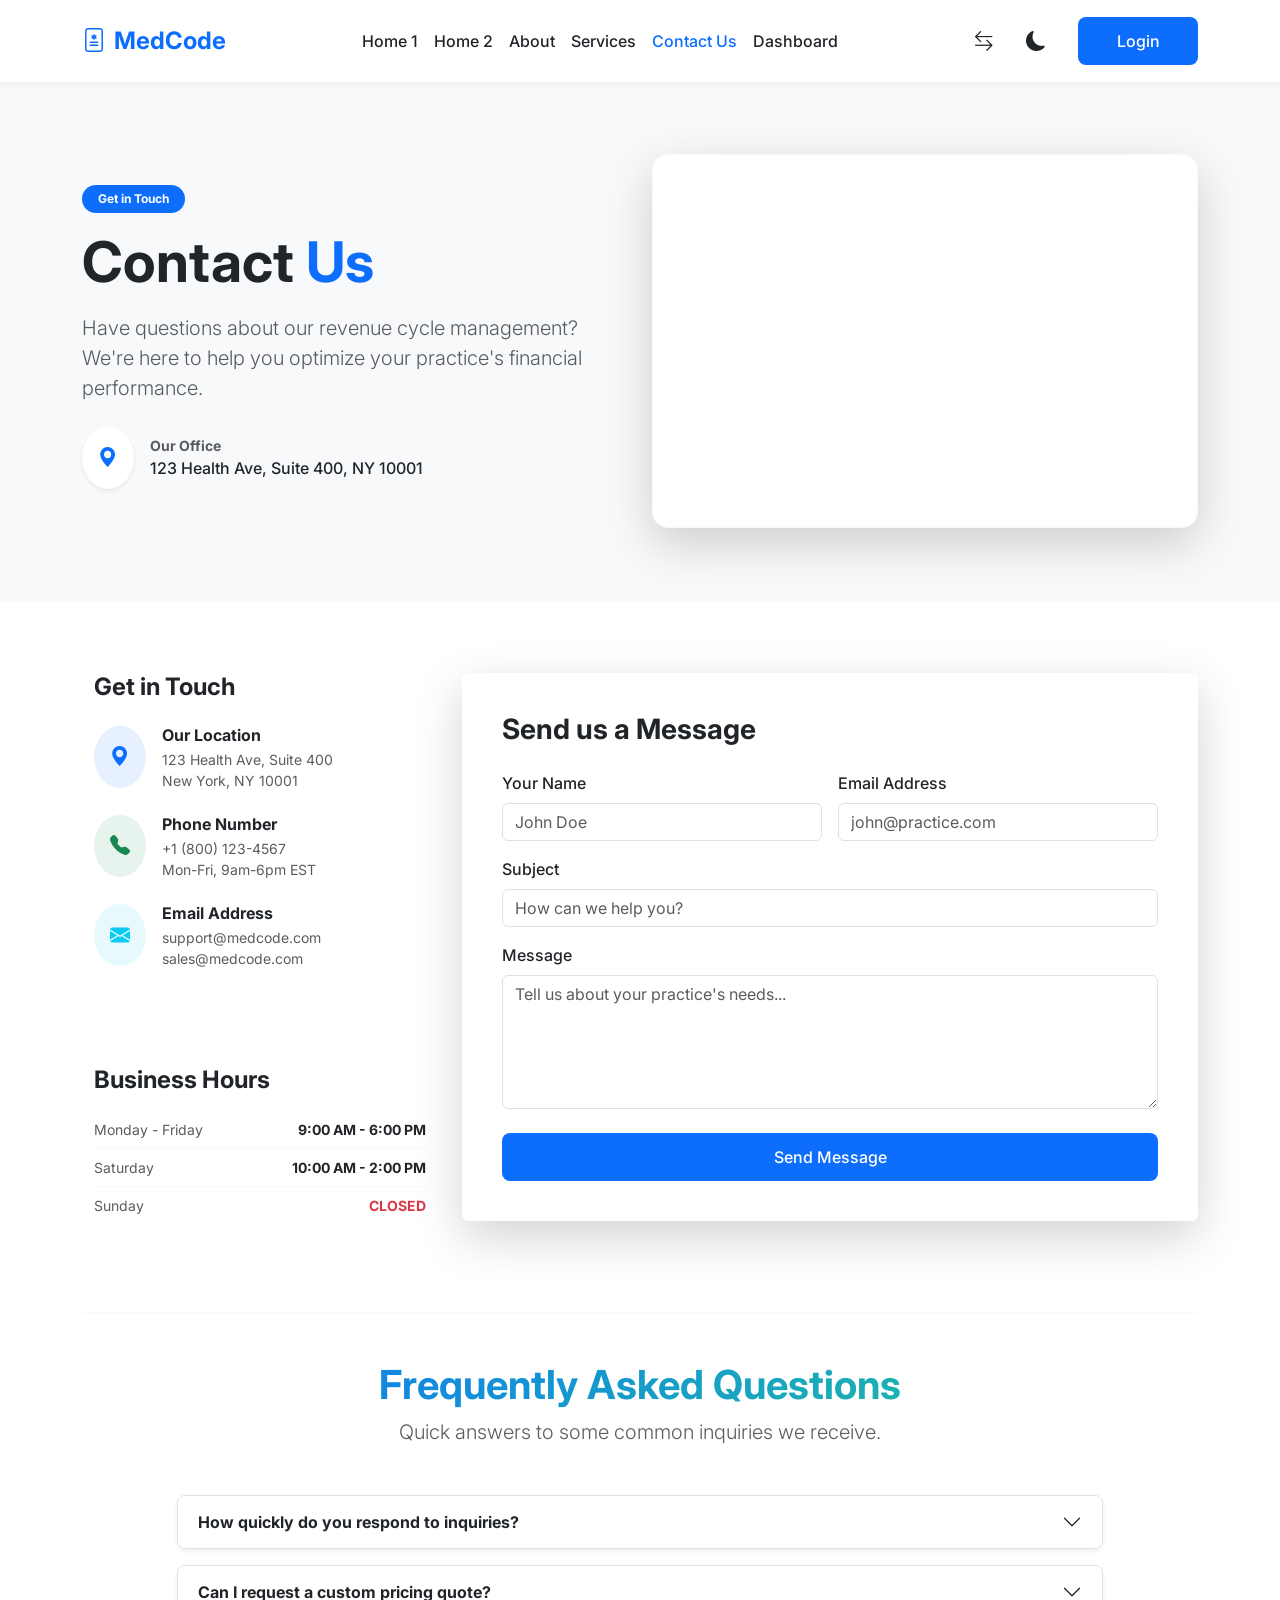
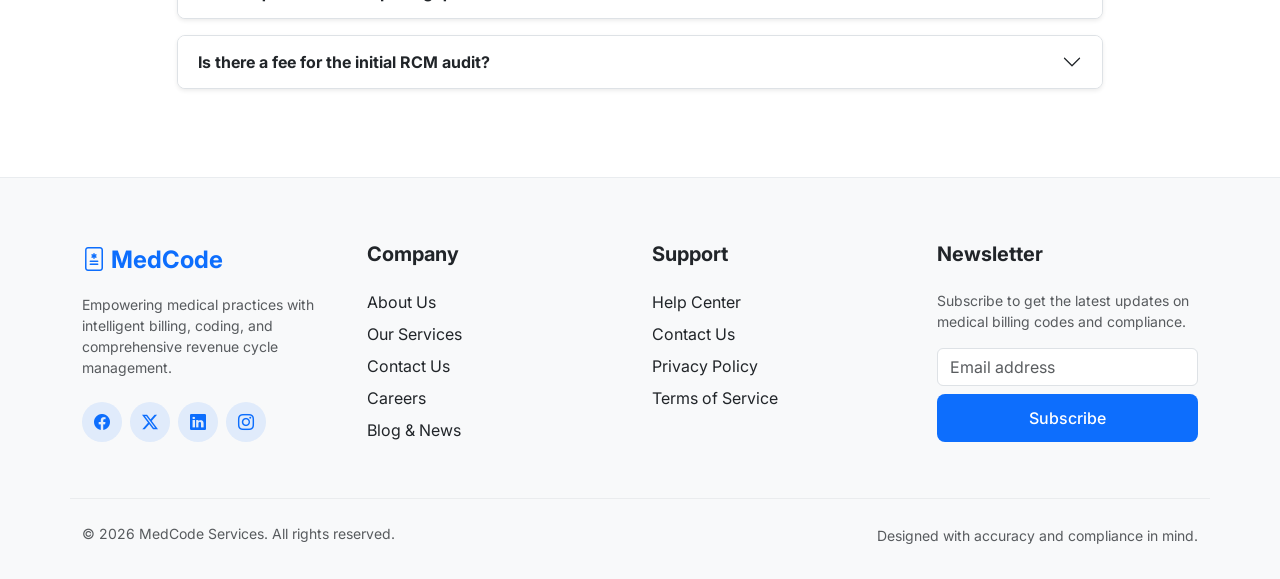
<file: contact.html>
<!DOCTYPE html>
<html lang="en" dir="ltr" data-bs-theme="light">
<head>
  <meta charset="UTF-8">
  <meta name="viewport" content="width=device-width, initial-scale=1.0">
  <title>Contact Us - MedCode | Medical Billing</title>
  <meta name="description" content="Get in touch with MedCode for your medical billing, coding, and credentialing needs.">
  
  <link rel="preconnect" href="https://fonts.googleapis.com">
  <link rel="preconnect" href="https://fonts.gstatic.com" crossorigin>
  <link href="https://fonts.googleapis.com/css2?family=Inter:wght@300;400;500;600;700;800&display=swap" rel="stylesheet">
  
  <link href="https://cdn.jsdelivr.net/npm/bootstrap@5.3.2/dist/css/bootstrap.min.css" rel="stylesheet">
  <link rel="stylesheet" href="https://cdn.jsdelivr.net/npm/bootstrap-icons@1.11.1/font/bootstrap-icons.css">
  <link rel="stylesheet" href="assets/css/index.css">
  
  <!-- Favicon -->
  <link rel="icon" type="image/svg+xml" href="assets/images/favicon.svg">
  <link href="https://unpkg.com/aos@2.3.1/dist/aos.css" rel="stylesheet">
</head>
<body>

  <!-- Header / Navbar -->
  <nav class="navbar navbar-expand-lg sticky-top glass-card">
    <div class="container">
      <a class="navbar-brand" href="index.html">
        <i class="bi bi-file-medical text-primary-custom"></i>
        <span>MedCode</span>
      </a>

      <!-- Mobile Toggle -->
      <button class="navbar-toggler border-0 shadow-none" type="button" data-bs-toggle="collapse" data-bs-target="#navbarCollapse" aria-controls="navbarCollapse" aria-expanded="false" aria-label="Toggle navigation">
        <span class="navbar-toggler-icon"></span>
      </button>

      <!-- Desktop & Mobile Menu -->
      <div class="collapse navbar-collapse" id="navbarCollapse">
        <ul class="navbar-nav mx-auto mb-2 mb-lg-0 pe-3 py-3 py-lg-0">
          <li class="nav-item"><a class="nav-link" href="index.html">Home 1</a></li>
          <li class="nav-item"><a class="nav-link" href="home2.html">Home 2</a></li>
          <li class="nav-item"><a class="nav-link" href="about.html">About</a></li>
          <li class="nav-item"><a class="nav-link" href="services.html">Services</a></li>
          <li class="nav-item"><a class="nav-link active" aria-current="page" href="contact.html">Contact Us</a></li>
          <li class="nav-item"><a class="nav-link" href="dashboard.html">Dashboard</a></li>
        </ul>

        <div class="d-flex flex-column flex-lg-row align-items-stretch align-items-lg-center gap-3 pb-3 pb-lg-0 mt-3 mt-lg-0">
          <!-- RTL Toggle -->
          <button id="rtl-toggle" class="btn btn-link nav-link px-0 me-lg-3 text-start" aria-label="Toggle RTL">
            <i class="bi bi-arrow-left-right fs-5"></i>
          </button>
          <!-- Theme Toggle -->
          <button id="theme-toggle" class="btn btn-link nav-link px-0 me-lg-3 text-start" aria-label="Toggle theme">
            <i id="theme-icon" class="bi bi-moon-fill fs-5"></i>
          </button>
          <a href="login.html" class="btn btn-primary-custom w-100 w-lg-auto text-center" style="min-width: 120px;">Login</a>
        </div>
      </div>
    </div>
  </nav>


  <!-- Page Header / Hero with Map -->
  <section class="py-5 bg-tertiary-custom border-bottom border-light position-relative overflow-hidden">
    <div class="container py-4 position-relative" style="z-index: 2;">
      <div class="row align-items-center gy-5">
        <div class="col-lg-6">
          <span class="badge bg-primary-custom mb-3 px-3 py-2 rounded-pill">Get in Touch</span>
          <h1 data-aos="fade-down" class="fw-bold display-4 mb-3">Contact <span class="text-primary-custom">Us</span></h1>
          <p class="lead text-muted mb-4">Have questions about our revenue cycle management? We're here to help you optimize your practice's financial performance.</p>
          <div class="d-flex align-items-center gap-3 mb-2" data-aos="fade-up">
            <div class="bg-white rounded-circle shadow-sm p-3 text-primary-custom">
              <i class="bi bi-geo-alt-fill fs-5"></i>
            </div>
            <div>
              <p class="text-muted small fw-bold mb-0">Our Office</p>
              <span class="fw-medium">123 Health Ave, Suite 400, NY 10001</span>
            </div>
          </div>
        </div>
        <div class="col-lg-6">
          <div data-aos="fade-left" class="map-container rounded-4 shadow-lg border border-light overflow-hidden bg-white p-2">
            <iframe 
              src="https://www.google.com/maps/embed?pb=!1m18!1m12!1m3!1d193595.2528082187!2d-74.1197637392!3d40.6976637487!2m3!1f0!2f0!3f0!3m2!1i1024!2i768!4f13.1!3m3!1m2!1s0x89c24fa5d33f083b%3A0xc80b8f06e177fe62!2sNew%20York%2C%20NY%2C%20USA!5e0!3m2!1sen!2sin!4v1711194511000!5m2!1sen!2sin" 
              width="100%" height="350" style="border:0;" allowfullscreen="" loading="lazy" referrerpolicy="no-referrer-when-downgrade" class="rounded-3">
            </iframe>
          </div>
        </div>
      </div>
    </div>
  </section>

  <!-- Contact Section -->
  <section class="py-5 my-4">
    <div class="container">
      <div class="row gy-5">
        
        <!-- Contact Details -->
        <div class="col-lg-4 px-lg-4">
          <div class="mb-5">
            <h4 class="fw-bold mb-4">Get in Touch</h4>
            <div class="d-flex align-items-start mb-4">
              <div class="bg-primary bg-opacity-10 text-primary-custom p-3 rounded-circle me-3">
                <i class="bi bi-geo-alt-fill fs-5"></i>
              </div>
              <div>
                <h6 class="fw-bold mb-1">Our Location</h6>
                <p class="text-muted mb-0 small">123 Health Ave, Suite 400<br>New York, NY 10001</p>
              </div>
            </div>
            
            <div class="d-flex align-items-start mb-4">
              <div class="bg-success bg-opacity-10 text-success p-3 rounded-circle me-3">
                <i class="bi bi-telephone-fill fs-5"></i>
              </div>
              <div>
                <h6 class="fw-bold mb-1">Phone Number</h6>
                <p class="text-muted mb-0 small">+1 (800) 123-4567<br>Mon-Fri, 9am-6pm EST</p>
              </div>
            </div>
            
            <div class="d-flex align-items-start mb-5">
              <div class="bg-info bg-opacity-10 text-info p-3 rounded-circle me-3">
                <i class="bi bi-envelope-fill fs-5"></i>
              </div>
              <div>
                <h6 class="fw-bold mb-1">Email Address</h6>
                <p class="text-muted mb-0 small">support@medcode.com<br>sales@medcode.com</p>
              </div>
            </div>

            <hr class="my-5 border-light">

            <div class="mb-5">
              <h4 class="fw-bold mb-4">Business Hours</h4>
              <ul class="list-unstyled">
                <li class="d-flex justify-content-between mb-2 border-bottom border-light pb-2">
                  <span class="text-muted small">Monday - Friday</span>
                  <span class="fw-bold small">9:00 AM - 6:00 PM</span>
                </li>
                <li class="d-flex justify-content-between mb-2 border-bottom border-light pb-2">
                  <span class="text-muted small">Saturday</span>
                  <span class="fw-bold small">10:00 AM - 2:00 PM</span>
                </li>
                <li class="d-flex justify-content-between">
                  <span class="text-muted small">Sunday</span>
                  <span class="text-danger fw-bold small text-uppercase">Closed</span>
                </li>
              </ul>
            </div>
          </div>
        </div>

        <!-- Contact Form -->
        <div class="col-lg-8">
          <div class="card feature-card border-0 shadow-lg p-3 p-md-4">
            <div class="card-body">
              <h3 data-aos="fade-up" class="fw-bold mb-4">Send us a Message</h3>
              <form action="#" method="get">
                <div class="row g-3 mb-3">
                  <div class="col-md-6">
                    <label for="name" class="form-label fw-medium">Your Name</label>
                    <input type="text" class="form-control" id="name" placeholder="John Doe" required>
                  </div>
                  <div class="col-md-6">
                    <label for="email" class="form-label fw-medium">Email Address</label>
                    <input type="email" class="form-control" id="email" placeholder="john@practice.com" required>
                  </div>
                </div>
                
                <div class="mb-3">
                  <label for="subject" class="form-label fw-medium">Subject</label>
                  <input type="text" class="form-control" id="subject" placeholder="How can we help you?" required>
                </div>
                
                <div class="mb-4">
                  <label for="message" class="form-label fw-medium">Message</label>
                  <textarea class="form-control" id="message" rows="5" placeholder="Tell us about your practice's needs..." required></textarea>
                </div>
                
                <button type="submit" class="btn btn-primary-custom w-100">Send Message</button>
              </form>
            </div>
          </div>
        </div>

      </div>

      <!-- FAQ Section for Contact Page -->
      <div class="mt-5 pt-5 border-top border-light">
        <div class="text-center mb-5">
          <h2 data-aos="fade-up" class="fw-bold fs-1 text-gradient">Frequently Asked <span class="text-secondary-custom">Questions</span></h2>
          <p class="text-muted lead">Quick answers to some common inquiries we receive.</p>
        </div>
        <div class="row justify-content-center">
          <div class="col-lg-10">
            <div class="accordion accordion-flush" id="contactFAQ">
              <div class="accordion-item border rounded-3 mb-3 shadow-sm overflow-hidden">
                <h2 class="accordion-header">
                  <button class="accordion-button collapsed fw-bold py-3" type="button" data-bs-toggle="collapse" data-bs-target="#cfaq1">
                    How quickly do you respond to inquiries?
                  </button>
                </h2>
                <div id="cfaq1" class="accordion-collapse collapse" data-bs-parent="#contactFAQ">
                  <div class="accordion-body text-muted small">
                    Our team typically responds to all inquiries within 2 to 4 business hours. For urgent technical support, please use the dedicated support number in our client portal.
                  </div>
                </div>
              </div>
              <div class="accordion-item border rounded-3 mb-3 shadow-sm overflow-hidden">
                <h2 class="accordion-header">
                  <button class="accordion-button collapsed fw-bold py-3" type="button" data-bs-toggle="collapse" data-bs-target="#cfaq2">
                    Can I request a custom pricing quote?
                  </button>
                </h2>
                <div id="cfaq2" class="accordion-collapse collapse" data-bs-parent="#contactFAQ">
                  <div class="accordion-body text-muted small">
                    Absolutely. If you have a large practice or multiple locations, please mention this in your message. Our sales team will reach out to schedule a custom strategy session and provide a tailored quote.
                  </div>
                </div>
              </div>
              <div class="accordion-item border rounded-3 mb-3 shadow-sm overflow-hidden">
                <h2 class="accordion-header">
                  <button class="accordion-button collapsed fw-bold py-3" type="button" data-bs-toggle="collapse" data-bs-target="#cfaq3">
                    Is there a fee for the initial RCM audit?
                  </button>
                </h2>
                <div id="cfaq3" class="accordion-collapse collapse" data-bs-parent="#contactFAQ">
                  <div class="accordion-body text-muted small">
                    No, we provide a comprehensive Revenue Cycle Management audit completely free of charge and with no obligation for all healthcare providers.
                  </div>
                </div>
              </div>
            </div>
          </div>
        </div>
      </div>
    </div>
  </section>

  <!-- Footer -->
  <footer class="footer">
    <div class="container">
      <div class="row gy-4">
        <div class="col-lg-3 col-md-6">
          <a class="navbar-brand mb-3 d-inline-block" href="index.html">
            <i class="bi bi-file-medical text-primary-custom"></i>
            <span class="fs-4">MedCode</span>
          </a>
          <p class="text-muted mb-4 small">Empowering medical practices with intelligent billing, coding, and comprehensive revenue cycle management.</p>
          <div class="d-flex">
            <a href="#" class="social-icon" aria-label="Facebook"><i class="bi bi-facebook"></i></a>
            <a href="#" class="social-icon" aria-label="Twitter"><i class="bi bi-twitter-x"></i></a>
            <a href="#" class="social-icon" aria-label="LinkedIn"><i class="bi bi-linkedin"></i></a>
            <a href="#" class="social-icon" aria-label="Instagram"><i class="bi bi-instagram"></i></a>
          </div>
        </div>
        <div class="col-lg-3 col-md-6">
          <h5 class="fw-bold mb-4">Company</h5>
          <a href="about.html" class="footer-link">About Us</a>
          <a href="services.html" class="footer-link">Our Services</a>
          <a href="contact.html" class="footer-link">Contact Us</a>
          <a href="#" class="footer-link">Careers</a>
          <a href="#" class="footer-link">Blog & News</a>
        </div>
        <div class="col-lg-3 col-md-6">
          <h5 class="fw-bold mb-4">Support</h5>
          <a href="#" class="footer-link">Help Center</a>
          <a href="#" class="footer-link">Contact Us</a>
          <a href="#" class="footer-link">Privacy Policy</a>
          <a href="#" class="footer-link">Terms of Service</a>
        </div>
        <div class="col-lg-3 col-md-6">
          <h5 class="fw-bold mb-4">Newsletter</h5>
          <p class="text-muted small mb-3">Subscribe to get the latest updates on medical billing codes and compliance.</p>
          <form class="d-flex flex-column gap-2">
            <input type="email" class="form-control" placeholder="Email address" required>
            <button type="submit" class="btn btn-primary-custom">Subscribe</button>
          </form>
        </div>
      </div>
      <div class="row mt-5 pt-4 border-top border-secondary border-opacity-10 text-center text-md-start">
        <div class="col-md-6">
          <p class="text-muted small mb-0">&copy; 2026 MedCode Services. All rights reserved.</p>
        </div>
        <div class="col-md-6 text-md-end mt-2 mt-md-0">
          <span class="text-muted small">Designed with accuracy and compliance in mind.</span>
        </div>
      </div>
    </div>
  </footer>

  <button id="back-to-top" aria-label="Back to top">
    <i class="bi bi-arrow-up"></i>
  </button>

  <script src="https://cdn.jsdelivr.net/npm/bootstrap@5.3.2/dist/js/bootstrap.bundle.min.js"></script>
  <script src="assets/js/main.js"></script>
  <script src="https://unpkg.com/aos@2.3.1/dist/aos.js"></script>
  <script>AOS.init({ duration: 800, once: true });</script>
</body>
</html>
</file>
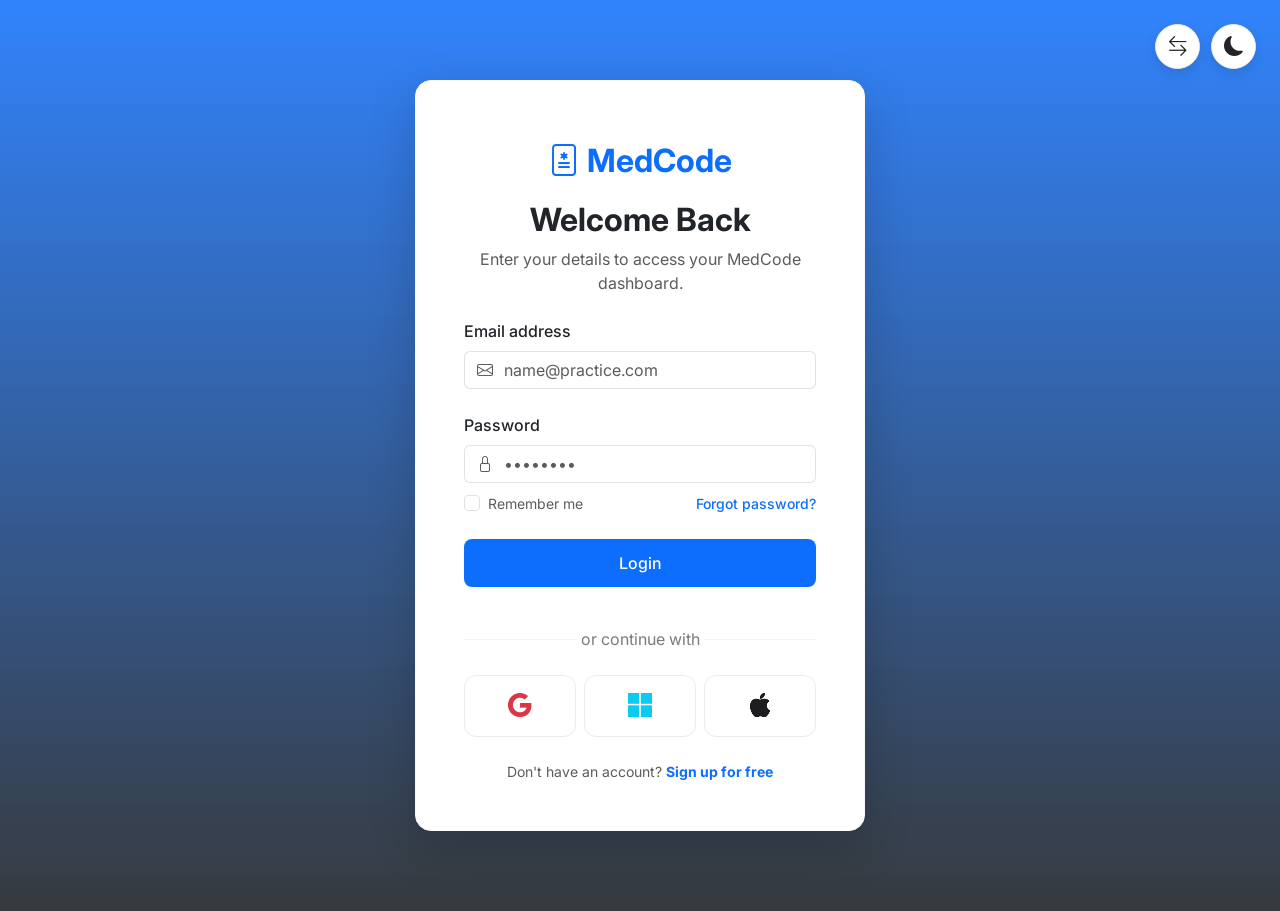
<file: login.html>
<!DOCTYPE html>
<html lang="en" dir="ltr" data-bs-theme="light">

<head>
  <meta charset="UTF-8">
  <meta name="viewport" content="width=device-width, initial-scale=1.0">
  <title>Login - MedCode | Medical Billing</title>

  <!-- Google Fonts: Inter -->
  <link rel="preconnect" href="https://fonts.googleapis.com">
  <link rel="preconnect" href="https://fonts.gstatic.com" crossorigin>
  <link href="https://fonts.googleapis.com/css2?family=Inter:wght@300;400;500;600;700;800&display=swap"
    rel="stylesheet">

  <!-- Bootstrap 5 CSS -->
  <link href="https://cdn.jsdelivr.net/npm/bootstrap@5.3.2/dist/css/bootstrap.min.css" rel="stylesheet">

  <!-- Bootstrap Icons -->
  <link rel="stylesheet" href="https://cdn.jsdelivr.net/npm/bootstrap-icons@1.11.1/font/bootstrap-icons.css">

  <!-- Custom CSS -->
  <link rel="stylesheet" href="assets/css/index.css">

  <!-- Favicon -->
  <link rel="icon" type="image/svg+xml" href="assets/images/favicon.svg">
  <link href="https://unpkg.com/aos@2.3.1/dist/aos.css" rel="stylesheet">
</head>

<body>



  <!-- Login Section -->
  <section class="auth-wrapper"
    style="min-height: 100vh; background: linear-gradient(rgba(13, 110, 253, 0.85), rgba(33, 37, 41, 0.9)), url('https://images.unsplash.com/photo-1576091160399-112ba8d25d1d?auto=format&fit=crop&w=1920&q=80') no-repeat center center / cover;">
    <!-- RTL Toggle -->
    <button id="rtl-toggle" class="dir-toggle-auth" aria-label="Toggle RTL">
      <i class="bi bi-arrow-left-right"></i>
    </button>
    <!-- Theme Toggle -->
    <button id="theme-toggle" class="theme-toggle-auth" aria-label="Toggle theme">
      <i id="theme-icon" class="bi bi-moon-fill"></i>
    </button>

    <div class="container py-5 d-flex justify-content-center">
      <div class="bg-bg-color rounded-4 shadow-lg border border-light p-4 p-md-5 w-100 position-relative z-1"
        style="max-width: 450px; background-color: var(--card-bg);">

        <div class="text-center mb-4 mt-2">
          <a class="navbar-brand d-inline-block mb-3" href="index.html" style="font-size: 2rem;">
            <i class="bi bi-file-medical text-primary-custom"></i>
            <span class="fw-bold text-primary-custom">MedCode</span>
          </a>
          <h2 class="fw-bold mb-2">Welcome Back</h2>
          <p class="text-muted">Enter your details to access your MedCode dashboard.</p>
        </div>

        <form action="dashboard.html" method="get">
          <div class="mb-4">
            <label for="email" class="form-label fw-medium">Email address</label>
            <div class="input-group">
              <span class="input-group-text bg-transparent border-end-0 text-muted"><i
                  class="bi bi-envelope"></i></span>
              <input type="email" class="form-control border-start-0 ps-0" id="email" placeholder="name@practice.com"
                required>
            </div>
          </div>

          <div class="mb-4">
            <label for="password" class="form-label fw-medium">Password</label>
            <div class="input-group mb-2">
              <span class="input-group-text bg-transparent border-end-0 text-muted"><i class="bi bi-lock"></i></span>
              <input type="password" class="form-control border-start-0 ps-0" id="password" placeholder="••••••••"
                required>
            </div>
            <div class="d-flex justify-content-between align-items-center flex-nowrap">
              <div class="form-check mb-0">
                <input type="checkbox" class="form-check-input" id="rememberMe">
                <label class="form-check-label text-muted small" for="rememberMe">Remember me</label>
              </div>
              <a href="#" class="text-primary-custom text-decoration-none small fw-medium text-nowrap">Forgot
                password?</a>
            </div>
          </div>

          <button type="submit" class="btn btn-primary-custom w-100 mb-3">Login</button>
        </form>

        <div class="divider">or continue with</div>

        <div class="row row-cols-3 g-2 mb-4">
          <div class="col">
            <a href="#" class="social-login-btn w-100 h-100" aria-label="Login with Google">
              <i class="bi bi-google text-danger fs-4"></i>
            </a>
          </div>
          <div class="col">
            <a href="#" class="social-login-btn w-100 h-100" aria-label="Login with Microsoft">
              <i class="bi bi-microsoft text-info fs-4"></i>
            </a>
          </div>
          <div class="col">
            <a href="#" class="social-login-btn w-100 h-100" aria-label="Login with Apple">
              <i class="bi bi-apple fs-4"></i>
            </a>
          </div>
        </div>

        <p class="text-center text-muted small mb-0">
          Don't have an account? <a href="signup.html" class="text-primary-custom fw-bold text-decoration-none">Sign up
            for free</a>
        </p>
      </div>
    </div>
  </section>

  <!-- Bootstrap 5 JS Bundle -->
  <script src="https://cdn.jsdelivr.net/npm/bootstrap@5.3.2/dist/js/bootstrap.bundle.min.js"></script>
  <!-- Custom JS -->
  <script src="assets/js/main.js"></script>
  <script src="https://unpkg.com/aos@2.3.1/dist/aos.js"></script>
  <script>AOS.init({ duration: 800, once: true });</script>
</body>

</html>
</file>
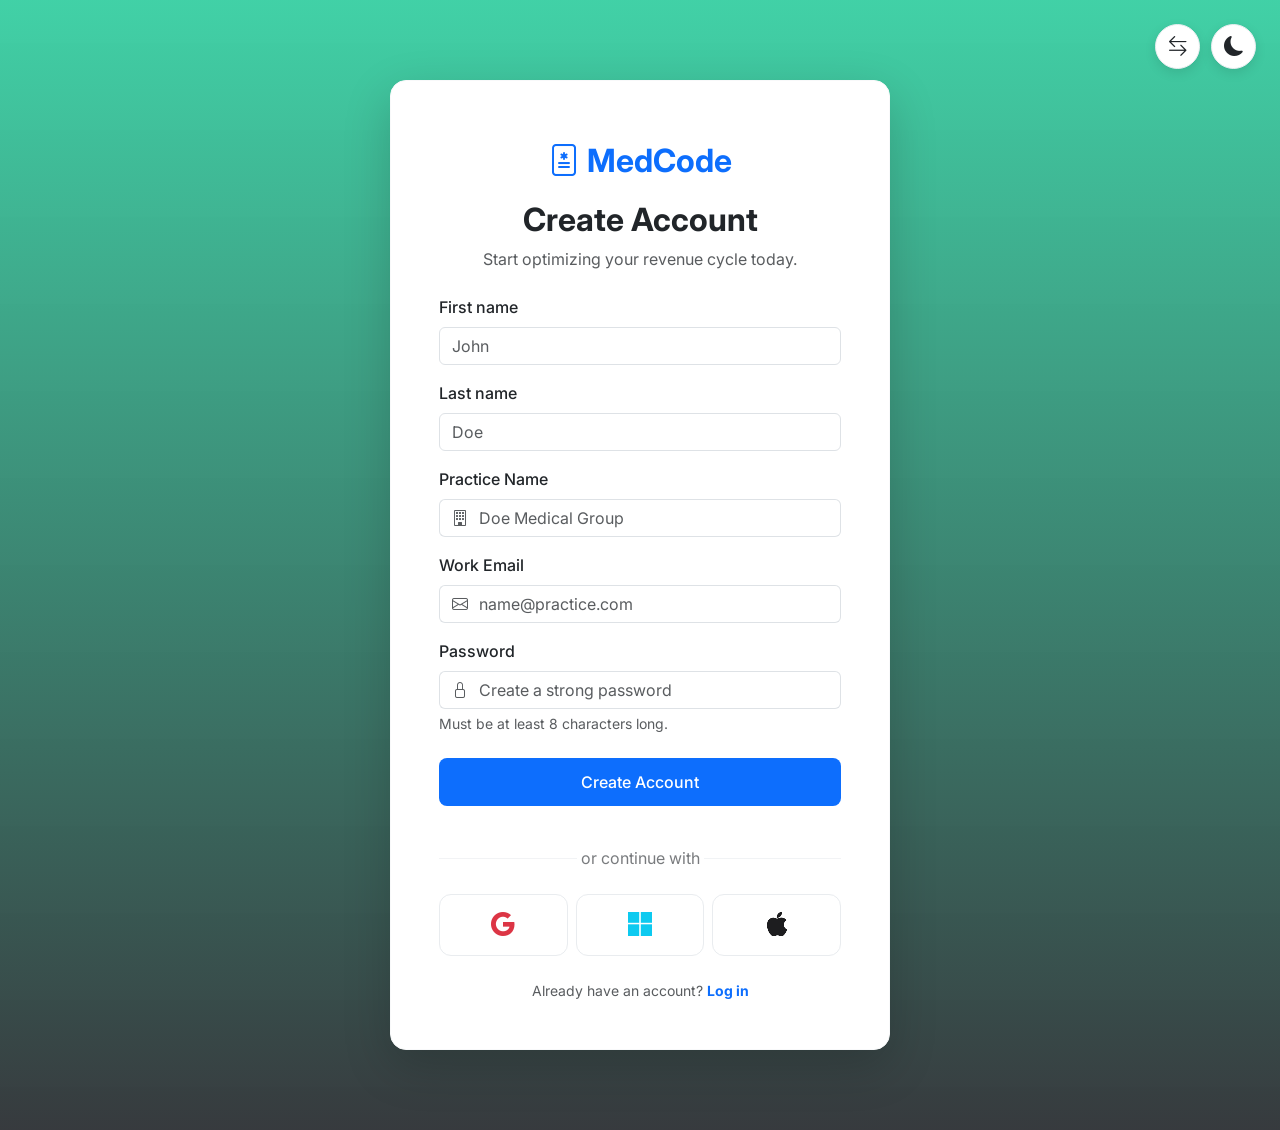
<file: signup.html>
<!DOCTYPE html>
<html lang="en" dir="ltr" data-bs-theme="light">
<head>
  <meta charset="UTF-8">
  <meta name="viewport" content="width=device-width, initial-scale=1.0">
  <title>Sign Up - MedCode | Medical Billing</title>
  
  <!-- Google Fonts: Inter -->
  <link rel="preconnect" href="https://fonts.googleapis.com">
  <link rel="preconnect" href="https://fonts.gstatic.com" crossorigin>
  <link href="https://fonts.googleapis.com/css2?family=Inter:wght@300;400;500;600;700;800&display=swap" rel="stylesheet">
  
  <!-- Bootstrap 5 CSS -->
  <link href="https://cdn.jsdelivr.net/npm/bootstrap@5.3.2/dist/css/bootstrap.min.css" rel="stylesheet">
  
  <!-- Bootstrap Icons -->
  <link rel="stylesheet" href="https://cdn.jsdelivr.net/npm/bootstrap-icons@1.11.1/font/bootstrap-icons.css">
  
  <!-- Custom CSS -->
  <link rel="stylesheet" href="assets/css/index.css">
  
  <!-- Favicon -->
  <link rel="icon" type="image/svg+xml" href="assets/images/favicon.svg">
  <link href="https://unpkg.com/aos@2.3.1/dist/aos.css" rel="stylesheet">
</head>
<body>



  <!-- Signup Section -->
  <section class="auth-wrapper position-relative" style="background: linear-gradient(rgba(32, 201, 151, 0.85), rgba(33, 37, 41, 0.9)), url('https://images.unsplash.com/photo-1551076805-e1869033e561?auto=format&fit=crop&w=1920&q=80') no-repeat center center / cover;">
    <!-- RTL Toggle -->
    <button id="rtl-toggle" class="dir-toggle-auth" aria-label="Toggle RTL">
      <i class="bi bi-arrow-left-right"></i>
    </button>
    <!-- Theme Toggle -->
    <button id="theme-toggle" class="theme-toggle-auth" aria-label="Toggle theme">
      <i id="theme-icon" class="bi bi-moon-fill"></i>
    </button>

    <div class="container py-5 d-flex justify-content-center">
      <div data-aos="zoom-in" class="bg-card rounded-4 shadow-lg border border-light p-4 p-md-5 w-100 position-relative z-1" style="max-width: 500px; background-color: var(--card-bg);">

        <div class="text-center mb-4 mt-2">
          <a class="navbar-brand d-inline-block mb-3" href="index.html" style="font-size: 2rem;">
            <i class="bi bi-file-medical text-primary-custom"></i>
            <span class="fw-bold text-primary-custom">MedCode</span>
          </a>
          <h2 class="fw-bold mb-2">Create Account</h2>
          <p class="text-muted">Start optimizing your revenue cycle today.</p>
        </div>
            
            <form action="dashboard.html" method="get">
              <div class="mb-3">
                <label for="firstName" class="form-label fw-medium">First name</label>
                <input type="text" class="form-control" id="firstName" placeholder="John" required>
              </div>
              <div class="mb-3">
                <label for="lastName" class="form-label fw-medium">Last name</label>
                <input type="text" class="form-control" id="lastName" placeholder="Doe" required>
              </div>
              
              <div class="mb-3">
                <label for="practiceName" class="form-label fw-medium">Practice Name</label>
                <div class="input-group">
                  <span class="input-group-text bg-transparent border-end-0 text-muted"><i class="bi bi-building"></i></span>
                  <input type="text" class="form-control border-start-0 ps-0" id="practiceName" placeholder="Doe Medical Group" required>
                </div>
              </div>
              
              <div class="mb-3">
                <label for="email" class="form-label fw-medium">Work Email</label>
                <div class="input-group">
                  <span class="input-group-text bg-transparent border-end-0 text-muted"><i class="bi bi-envelope"></i></span>
                  <input type="email" class="form-control border-start-0 ps-0" id="email" placeholder="name@practice.com" required>
                </div>
              </div>
              
              <div class="mb-4">
                <label for="password" class="form-label fw-medium">Password</label>
                <div class="input-group">
                  <span class="input-group-text bg-transparent border-end-0 text-muted"><i class="bi bi-lock"></i></span>
                  <input type="password" class="form-control border-start-0 ps-0" id="password" placeholder="Create a strong password" required>
                </div>
                <div class="form-text small">Must be at least 8 characters long.</div>
              </div>
              
              <button type="submit" class="btn btn-primary-custom w-100 mb-3">Create Account</button>
            </form>
            
            <div class="divider">or continue with</div>
            
            <div class="row row-cols-3 g-2 mb-4">
              <div class="col">
                <a href="#" class="social-login-btn w-100 h-100" aria-label="Login with Google">
                  <i class="bi bi-google text-danger fs-4"></i>
                </a>
              </div>
              <div class="col">
                <a href="#" class="social-login-btn w-100 h-100" aria-label="Login with Microsoft">
                  <i class="bi bi-microsoft text-info fs-4"></i>
                </a>
              </div>
              <div class="col">
                <a href="#" class="social-login-btn w-100 h-100" aria-label="Login with Apple">
                  <i class="bi bi-apple fs-4"></i>
                </a>
              </div>
            </div>
            
            <p class="text-center text-muted small mb-0">
              Already have an account? <a href="login.html" class="text-primary-custom fw-bold text-decoration-none">Log in</a>
            </p>
      </div>
    </div>
  </section>

  <!-- Bootstrap 5 JS Bundle -->
  <script src="https://cdn.jsdelivr.net/npm/bootstrap@5.3.2/dist/js/bootstrap.bundle.min.js"></script>
  <!-- Custom JS -->
  <script src="assets/js/main.js"></script>
  <script src="https://unpkg.com/aos@2.3.1/dist/aos.js"></script>
  <script>AOS.init({ duration: 800, once: true });</script>
</body>
</html>
</file>
<file: assets/css/index.css>
:root {
  --primary-color: #0d6efd; /* Medical Blue */
  --primary-hover: #0a58ca;
  --secondary-color: #20c997; /* Growth Teal */
  --secondary-hover: #1aa179;
  --tertiary-color: #f8f9fa; /* Background */
  --text-dark: #212529;
  --text-light: #f8f9fa;
  --bg-color: #ffffff;
  --card-bg: #ffffff;
  --border-color: #e9ecef;
}

[data-bs-theme="dark"] {
  --primary-color: #3d8bfd;
  --primary-hover: #0d6efd;
  --secondary-color: #20c997;
  --secondary-hover: #1aa179;
  --tertiary-color: #2b3035; /* Dark Card Background */
  --text-dark: #f8f9fa;
  --text-light: #212529;
  --bg-color: #212529; /* Dark Background */
  --card-bg: #2b3035;
  --border-color: #495057;
}

body {
  font-family: 'Inter', system-ui, -apple-system, sans-serif;
  background-color: var(--bg-color);
  color: var(--text-dark);
  transition: background-color 0.3s ease, color 0.3s ease;
  overflow-x: hidden;
}

/* Custom Utilities */
.text-primary-custom { color: var(--primary-color) !important; }
.text-secondary-custom { color: var(--secondary-color) !important; }
.bg-primary-custom { background-color: var(--primary-color) !important; color: white !important; }
.bg-secondary-custom { background-color: var(--secondary-color) !important; color: white !important; }
.bg-tertiary-custom { background-color: var(--tertiary-color) !important; }

/* Buttons */
.btn-primary-custom {
  background-color: var(--primary-color);
  color: white;
  border: none;
  padding: 0.75rem 1.5rem;
  border-radius: 0.5rem;
  font-weight: 500;
  transition: all 0.3s ease;
}
.btn-primary-custom:hover {
  background-color: var(--primary-hover);
  color: white;
  transform: translateY(-2px);
  box-shadow: 0 4px 12px rgba(13, 110, 253, 0.2);
}

.btn-secondary-custom {
  background-color: var(--secondary-color);
  color: white;
  border: none;
  padding: 0.75rem 1.5rem;
  border-radius: 0.5rem;
  font-weight: 500;
  transition: all 0.3s ease;
}
.btn-secondary-custom:hover {
  background-color: var(--secondary-hover);
  color: white;
  transform: translateY(-2px);
  box-shadow: 0 4px 12px rgba(32, 201, 151, 0.2);
}

.btn-outline-custom {
  background-color: transparent;
  color: var(--primary-color);
  border: 2px solid var(--primary-color);
  padding: 0.75rem 1.5rem;
  border-radius: 0.5rem;
  font-weight: 500;
  transition: all 0.3s ease;
}
.btn-outline-custom:hover {
  background-color: var(--primary-color);
  color: white;
  transform: translateY(-2px);
}

/* Header & Navbar */
.navbar {
  background-color: var(--bg-color) !important;
  box-shadow: 0 2px 10px rgba(0,0,0,0.05);
  transition: all 0.3s ease;
  padding: 1rem 0;
}
[data-bs-theme="dark"] .navbar {
  box-shadow: 0 2px 10px rgba(0,0,0,0.2);
}
.navbar-brand {
  font-weight: 700;
  color: var(--primary-color) !important;
  font-size: 1.5rem;
  display: flex;
  align-items: center;
  gap: 0.5rem;
}
.nav-link {
  font-weight: 500;
  color: var(--text-dark) !important;
  transition: color 0.3s;
  white-space: nowrap;
}
.nav-link:hover, .nav-link.active {
  color: var(--primary-color) !important;
}

/* Offcanvas */
.offcanvas {
  background-color: var(--bg-color);
  color: var(--text-dark);
}
.offcanvas-header .btn-close {
  filter: var(--bs-btn-close-color);
}
[data-bs-theme="dark"] .offcanvas-header .btn-close {
  filter: invert(1) grayscale(100%) brightness(200%);
}

/* Footer */
.footer {
  background-color: var(--tertiary-color);
  padding: 4rem 0 2rem;
  border-top: 1px solid var(--border-color);
}
.footer-link {
  color: var(--text-dark);
  text-decoration: none;
  transition: color 0.3s;
  display: block;
  margin-bottom: 0.5rem;
}
.footer-link:hover {
  color: var(--primary-color);
}
.social-icon {
  display: inline-flex;
  align-items: center;
  justify-content: center;
  width: 40px;
  height: 40px;
  border-radius: 50%;
  background-color: rgba(13, 110, 253, 0.1);
  color: var(--primary-color);
  transition: all 0.3s ease;
  margin-right: 0.5rem;
  text-decoration: none;
}
.social-icon:hover {
  background-color: var(--primary-color);
  color: white;
  transform: translateY(-2px);
}

/* Cards */
.custom-card {
  background-color: var(--card-bg);
  border: 1px solid var(--border-color);
  border-radius: 1rem;
  padding: 2rem;
  height: 100%;
  transition: all 0.3s ease;
}
.custom-card:hover {
  transform: translateY(-5px);
  box-shadow: 0 10px 30px rgba(0,0,0,0.05);
  border-color: var(--primary-color);
}
[data-bs-theme="dark"] .custom-card:hover {
  box-shadow: 0 10px 30px rgba(0,0,0,0.2);
}

.icon-box {
  width: 72px;
  height: 72px;
  display: flex;
  align-items: center;
  justify-content: center;
  border-radius: 1.25rem;
  background-color: rgba(13, 110, 253, 0.08); /* Lighter blue for 2nd/3rd */
  margin-bottom: 1.5rem;
  transition: all 0.4s cubic-bezier(0.175, 0.885, 0.32, 1.275);
  overflow: hidden;
  position: relative;
}
.icon-box img {
  width: 100%;
  height: 100%;
  object-fit: cover;
  transition: transform 0.4s ease;
}
.icon-box i {
  font-size: 2rem;
  transition: all 0.4s ease;
}
.icon-box.bg-primary-custom {
  background-color: var(--primary-color) !important;
}
.icon-box.bg-primary-custom i {
  color: white !important;
}
[data-bs-theme="dark"] .icon-box {
  background-color: rgba(61, 139, 253, 0.1);
}

/* Hero Section */
.hero-section {
  padding: 6rem 0;
  background: linear-gradient(135deg, var(--tertiary-color) 0%, var(--bg-color) 100%);
}
[data-bs-theme="dark"] .hero-section {
  background: linear-gradient(135deg, #1e2227 0%, var(--bg-color) 100%);
}
.hero-title {
  font-size: clamp(2rem, 5vw, 3.5rem);
  font-weight: 800;
  line-height: 1.2;
  margin-bottom: 1.5rem;
}
.hero-subtitle {
  font-size: 1.25rem;
  color: var(--text-dark);
  opacity: 0.8;
  margin-bottom: 2rem;
}
.hero-img {
  max-width: 100%;
  border-radius: 1.5rem;
  box-shadow: 0 20px 40px rgba(0,0,0,0.1);
}
[data-bs-theme="dark"] .hero-img {
  box-shadow: 0 20px 40px rgba(0,0,0,0.3);
}

/* Data Section */
.data-card {
  text-align: center;
  padding: 2rem;
  border-right: 1px solid var(--border-color);
}
.data-card:last-child {
  border-right: none;
}
@media (max-width: 768px) {
  .data-card {
    border-right: none;
    border-bottom: 1px solid var(--border-color);
  }
  .data-card:last-child {
    border-bottom: none;
  }
}
.data-number {
  font-size: 3rem;
  font-weight: 800;
  color: var(--secondary-color);
  margin-bottom: 0.5rem;
}

/* Back to top */
#back-to-top {
  position: fixed;
  bottom: 20px;
  right: 20px;
  display: none;
  background-color: var(--primary-color);
  color: white;
  border: none;
  border-radius: 50%;
  width: 50px;
  height: 50px;
  font-size: 1.5rem;
  justify-content: center;
  align-items: center;
  z-index: 99;
  box-shadow: 0 4px 10px rgba(0,0,0,0.2);
  transition: all 0.3s ease;
}
#back-to-top:hover {
  background-color: var(--primary-hover);
  transform: translateY(-3px);
}

/* Auth Pages */
.auth-wrapper {
  min-height: 100vh;
  display: flex;
  align-items: center;
  padding: 2rem 0;
}
.auth-image {
  border-radius: 1rem;
  object-fit: cover;
  height: 100%;
  min-height: 500px;
}
.social-login-btn {
  display: flex;
  align-items: center;
  justify-content: center;
  gap: 0.5rem;
  padding: 0.75rem;
  border: 1px solid var(--border-color);
  border-radius: 0.75rem;
  background-color: var(--bg-color);
  color: var(--text-dark);
  font-weight: 500;
  text-decoration: none;
  transition: all 0.3s ease;
  min-height: 56px;
}
.social-login-btn:hover {
  background-color: var(--tertiary-color);
  border-color: var(--primary-color);
  transform: translateY(-2px);
  box-shadow: 0 4px 12px rgba(0,0,0,0.05);
}
.divider {
  display: flex;
  align-items: center;
  text-align: center;
  margin: 1.5rem 0;
  color: var(--text-dark);
  opacity: 0.6;
}
.divider::before, .divider::after {
  content: '';
  flex: 1;
  border-bottom: 1px solid var(--border-color);
}
.divider:not(:empty)::before {
  margin-right: .25em;
}
.divider:not(:empty)::after {
  margin-left: .25em;
}

/* Floating Theme Toggle for Auth Pages */
.theme-toggle-auth {
  position: fixed;
  top: 1.5rem;
  right: 1.5rem;
  z-index: 1050;
  width: 45px;
  height: 45px;
  display: flex;
  align-items: center;
  justify-content: center;
  background-color: var(--card-bg);
  border: 1px solid var(--border-color);
  border-radius: 50%;
  color: var(--text-dark);
  box-shadow: 0 4px 12px rgba(0,0,0,0.1);
  transition: all 0.3s ease;
  text-decoration: none !important;
}
.theme-toggle-auth:hover {
  transform: scale(1.1);
  background-color: var(--tertiary-color);
  color: var(--primary-color);
}
.theme-toggle-auth i {
  font-size: 1.25rem;
  transition: all 0.3s ease;
}

.dir-toggle-auth {
  position: fixed;
  top: 1.5rem;
  right: 5rem;
  z-index: 1050;
  width: 45px;
  height: 45px;
  display: flex;
  align-items: center;
  justify-content: center;
  background-color: var(--card-bg);
  border: 1px solid var(--border-color);
  border-radius: 50%;
  color: var(--text-dark);
  box-shadow: 0 4px 12px rgba(0,0,0,0.1);
  transition: all 0.3s ease;
  text-decoration: none !important;
}
.dir-toggle-auth:hover {
  transform: scale(1.1);
  background-color: var(--tertiary-color);
  color: var(--primary-color);
}
.dir-toggle-auth i {
  font-size: 1.25rem;
  transition: all 0.3s ease;
}

/* Apple icon — theme-aware contrast fix */
.bi-apple {
  color: #1d1d1f !important; /* Apple near-black — visible on white/light button */
}
[data-bs-theme="dark"] .bi-apple {
  color: #ffffff !important; /* White — visible on dark button */
}

/* Social Login Adjustments */
@media (max-width: 576px) {
  .social-login-btn {
    font-size: 0.85rem;
    padding: 0.6rem;
  }
}

/* Dashboard Sidebar */
.sidebar {
  background-color: var(--tertiary-color);
  border-right: none !important;
}

@media (min-width: 992px) {
  .sidebar {
    position: sticky;
    top: 76px; /* Offset by navbar */
    height: calc(100vh - 76px);
    overflow-y: auto;
    z-index: 1000;
  }
}
.sidebar-link {
  display: flex;
  align-items: center;
  gap: 0.75rem;
  padding: 1rem 1.5rem;
  color: var(--text-dark);
  text-decoration: none;
  font-weight: 500;
  transition: all 0.3s ease;
  border-left: 3px solid transparent;
}
.sidebar-link:hover, .sidebar-link.active {
  background-color: rgba(13, 110, 253, 0.05);
  color: var(--primary-color);
  border-left-color: var(--primary-color);
}
.dashboard-content {
  padding: 2rem;
}

.card-dashboard {
  background-color: var(--card-bg);
  border: none !important;
  border-radius: 1rem;
  box-shadow: 0 4px 15px rgba(0,0,0,0.05) !important;
  transition: all 0.3s ease;
}
.card-dashboard:hover {
  border-color: var(--primary-color) !important;
  box-shadow: 0 8px 25px rgba(0,0,0,0.05) !important;
  transform: translateY(-3px);
}
[data-bs-theme="dark"] .card-dashboard {
  border-color: rgba(255,255,255,0.1) !important;
}

/* Premium Enhancements */
.glass-card {
  background: rgba(255, 255, 255, 0.85);
  backdrop-filter: blur(10px);
  -webkit-backdrop-filter: blur(10px);
  border: 1px solid rgba(255, 255, 255, 0.3);
}
[data-bs-theme="dark"] .glass-card {
  background: rgba(33, 37, 41, 0.65);
  border: 1px solid rgba(255, 255, 255, 0.1);
}

.text-gradient {
  background: linear-gradient(135deg, var(--primary-color), var(--secondary-color));
  -webkit-background-clip: text;
  -webkit-text-fill-color: transparent;
  background-clip: text;
}

.hover-elevate {
  transition: transform 0.3s cubic-bezier(0.175, 0.885, 0.32, 1.275), box-shadow 0.3s ease;
}
.hover-elevate:hover {
  transform: translateY(-8px);
  box-shadow: 0 15px 35px rgba(0,0,0,0.1) !important;
}
[data-bs-theme="dark"] .hover-elevate:hover {
  box-shadow: 0 15px 35px rgba(0,0,0,0.3) !important;
}

/* Global Icon & Interactivity Enhancements */
i {
  transition: transform 0.3s cubic-bezier(0.175, 0.885, 0.32, 1.275), color 0.3s ease !important;
  display: inline-block;
}
i:hover {
  transform: scale(1.15) rotate(5deg);
  color: var(--secondary-color) !important;
}

/* Card & Icon Box Interactions */
.custom-card:hover .icon-box i {
  transform: scale(1.2) rotate(10deg);
}
.icon-box:hover {
  background-color: rgba(13, 110, 253, 0.15) !important;
  transform: translateY(-2px);
  box-shadow: 0 4px 12px rgba(13, 110, 253, 0.1);
}
.icon-box:hover i {
  color: var(--primary-color) !important;
}

/* Feature Card Specific Hover */
.custom-card:hover .icon-box.bg-primary-custom {
  transform: scale(1.1) rotate(5deg);
}
.custom-card:hover .icon-box:not(.bg-primary-custom) {
  background-color: rgba(13, 110, 253, 0.15) !important;
  transform: scale(1.1) rotate(-5deg);
}

/* Footer Social Icon Polishing */
.social-icon:hover i {
  transform: scale(1.2);
}

/* Premium Elevate Enhancement */
.hover-elevate:hover i {
  transform: scale(1.1) rotate(5deg);
}

/* Dashboard Sidebar Icon Hover */
.sidebar-link:hover i {
  transform: translateX(3px) scale(1.1);
}

/* Play Button & Dashboard Specifics */
.play-btn {
  display: flex;
  align-items: center;
  justify-content: center;
  width: 80px;
  height: 80px;
  background-color: var(--primary-color);
  color: white;
  border-radius: 50%;
  font-size: 2rem;
  transition: all 0.4s cubic-bezier(0.175, 0.885, 0.32, 1.275);
  box-shadow: 0 0 0 0 rgba(13, 110, 253, 0.4);
  animation: pulse-primary 2s infinite;
}
.play-btn:hover {
  transform: scale(1.1);
  background-color: white;
  color: var(--primary-color);
  box-shadow: 0 0 0 20px rgba(13, 110, 253, 0);
}

@keyframes pulse-primary {
  0% { box-shadow: 0 0 0 0 rgba(13, 110, 253, 0.4); }
  70% { box-shadow: 0 0 0 20px rgba(13, 110, 253, 0); }
  100% { box-shadow: 0 0 0 0 rgba(13, 110, 253, 0); }
}

/* Dashboard & General Icon Container Hover */
.card:hover .bg-primary.bg-opacity-10 i, .d-flex:hover .bg-primary.bg-opacity-10 i { color: var(--primary-color) !important; transform: scale(1.15); }
.card:hover .bg-secondary.bg-opacity-10 i, .d-flex:hover .bg-secondary.bg-opacity-10 i { color: var(--secondary-color) !important; transform: scale(1.15); }
.card:hover .bg-danger.bg-opacity-10 i, .d-flex:hover .bg-danger.bg-opacity-10 i { color: #dc3545 !important; transform: scale(1.15); }
.card:hover .bg-info.bg-opacity-10 i, .d-flex:hover .bg-info.bg-opacity-10 i { color: #0dcaf0 !important; transform: scale(1.15); }
.card:hover .bg-success.bg-opacity-10 i, .d-flex:hover .bg-success.bg-opacity-10 i { color: #198754 !important; transform: scale(1.15); }

/* Hide mobile menu header on desktop by default */
.menu-header {
  display: none !important;
}

/* Mobile Overlay Menu Refinement */
@media (max-width: 991px) {
  .navbar-collapse {
    position: fixed;
    top: 0;
    right: -100%;
    width: 300px;
    height: 100vh;
    background-color: var(--card-bg);
    z-index: 2000;
    margin: 0 !important;
    padding: 1.5rem !important;
    display: flex !important;
    flex-direction: column;
    transition: right 0.4s cubic-bezier(0.165, 0.84, 0.44, 1);
    box-shadow: -10px 0 30px rgba(0,0,0,0.1);
    overflow-y: auto;
  }
  
  .navbar-collapse.show {
    right: 0;
  }

  /* Menu Header */
  .menu-header {
    display: flex !important;
    align-items: center;
    justify-content: space-between;
    margin-bottom: 2rem;
    padding-bottom: 1.25rem;
    border-bottom: 1px solid var(--border-color);
  }
  .menu-brand {
    font-weight: 700;
    font-size: 1.25rem;
    text-decoration: none;
    color: var(--text-dark);
    display: flex;
    align-items: center;
  }
  .menu-close-btn {
    background: none;
    border: none;
    font-size: 1.5rem;
    color: var(--text-dark);
    padding: 0;
    cursor: pointer;
    transition: transform 0.3s ease;
  }
  .menu-close-btn:hover {
    transform: rotate(90deg) scale(1.1);
    color: var(--primary-color);
  }

  /* Navigation Links */
  .navbar-nav {
    text-align: center !important;
    width: 100%;
    flex-grow: 1;
    display: flex !important;
    flex-direction: column !important;
    justify-content: center;
  }
  .navbar-nav .nav-item {
    margin: 0.5rem 0;
    width: 100%;
  }
  .navbar-nav .nav-link {
    font-size: 1.15rem;
    font-weight: 600;
    padding: 0.75rem 0 !important;
    color: var(--text-dark) !important;
    transition: all 0.3s ease;
    display: inline-block;
    border-bottom: none;
  }

  .navbar-nav .nav-link:hover, .navbar-nav .nav-link.active {
    color: var(--primary-color) !important;
    transform: scale(1.05);
  }

}

@media (max-width: 576px) {
  .hero-section {
    padding: 4rem 0;
  }
  .auth-wrapper {
    align-items: flex-start;
    padding-top: 2rem;
  }
  .custom-card {
    padding: 1.25rem;
  }
  .data-number {
    font-size: 2rem;
  }
}

/* Form control dark mode fix */
[data-bs-theme="dark"] .form-control,
[data-bs-theme="dark"] .input-group-text {
  background-color: var(--card-bg);
  color: var(--text-dark);
  border-color: var(--border-color);
}
[data-bs-theme="dark"] .form-control::placeholder {
  color: #6c757d;
}

/* Fix dashboard toggler and outline buttons visibility in dark mode */
[data-bs-theme="dark"] .btn-outline-secondary,
[data-bs-theme="dark"] .btn-outline-secondary i {
  color: #ffffff !important;
  border-color: rgba(255, 255, 255, 0.25) !important;
}
[data-bs-theme="dark"] .btn-outline-secondary:hover {
  background-color: var(--primary-color) !important;
  border-color: var(--primary-color) !important;
  color: #ffffff !important;
}

/* Accordion theme fix */
.accordion-button {
  background-color: var(--card-bg);
  color: var(--text-dark);
}
.accordion-button:not(.collapsed) {
  background-color: rgba(13, 110, 253, 0.05);
  color: var(--primary-color);
  box-shadow: none;
}
[data-bs-theme="dark"] .accordion-button {
  background-color: var(--card-bg);
  color: var(--text-dark);
}
[data-bs-theme="dark"] .accordion-item {
  background-color: var(--card-bg);
  border-color: var(--border-color);
}
[data-bs-theme="dark"] .accordion-body {
  background-color: var(--card-bg);
}

/* ── Shared RTL button style — proper labeled pill button ── */
.rtl-btn {
  display: inline-flex;
  align-items: center;
  justify-content: center;
  padding: 0.4rem 1rem;
  height: auto;
  width: auto;
  border-radius: 50rem;            /* pill shape */
  background: transparent;
  border: 2px solid var(--primary-color);
  color: var(--primary-color);
  font-size: 0.8rem;
  font-weight: 700;
  letter-spacing: 0.8px;
  text-transform: uppercase;
  cursor: pointer;
  transition: all 0.25s ease;
  text-decoration: none !important;
  flex-shrink: 0;
  white-space: nowrap;
}
.rtl-btn:hover {
  background: var(--primary-color);
  color: #ffffff;
  transform: translateY(-1px);
  box-shadow: 0 4px 12px rgba(13, 110, 253, 0.3);
}
.rtl-btn.active {
  background: var(--primary-color);
  color: #ffffff;
}
[data-bs-theme="dark"] .rtl-btn {
  background: transparent;
  border-color: var(--secondary-color);
  color: var(--secondary-color);
}
[data-bs-theme="dark"] .rtl-btn:hover,
[data-bs-theme="dark"] .rtl-btn.active {
  background: var(--secondary-color);
  color: #ffffff;
  border-color: var(--secondary-color);
}

/* ── Fixed RTL Toggle Button (Top-Right Corner) — proper pill button ── */
#rtl-toggle-fixed {
  position: fixed;
  top: 80px;
  right: 16px;
  z-index: 2000;
  padding: 0.4rem 1rem;
  height: auto;
  width: auto;
  border-radius: 50rem;            /* pill shape */
  background: transparent;
  border: 2px solid var(--primary-color);
  color: var(--primary-color);
  font-size: 0.8rem;
  font-weight: 700;
  letter-spacing: 0.8px;
  text-transform: uppercase;
  display: inline-flex;
  align-items: center;
  justify-content: center;
  cursor: pointer;
  box-shadow: 0 4px 12px rgba(13, 110, 253, 0.2);
  transition: all 0.25s ease;
  white-space: nowrap;
}
#rtl-toggle-fixed:hover {
  background: var(--primary-color);
  color: #ffffff;
  transform: translateY(-1px);
  box-shadow: 0 6px 18px rgba(13, 110, 253, 0.35);
}
#rtl-toggle-fixed.active {
  background: var(--primary-color);
  color: #ffffff;
}
[data-bs-theme="dark"] #rtl-toggle-fixed {
  background: transparent;
  border-color: var(--secondary-color);
  color: var(--secondary-color);
  box-shadow: 0 4px 12px rgba(0, 0, 0, 0.3);
}
[data-bs-theme="dark"] #rtl-toggle-fixed:hover,
[data-bs-theme="dark"] #rtl-toggle-fixed.active {
  background: var(--secondary-color);
  color: #ffffff;
  border-color: var(--secondary-color);
}
/* In RTL mode, mirror position to top-left */
[dir="rtl"] #rtl-toggle-fixed {
  right: auto;
  left: 16px;
}
/* RTL direction support */
[dir="rtl"] {
  direction: rtl;
  text-align: right;
}
</file>
